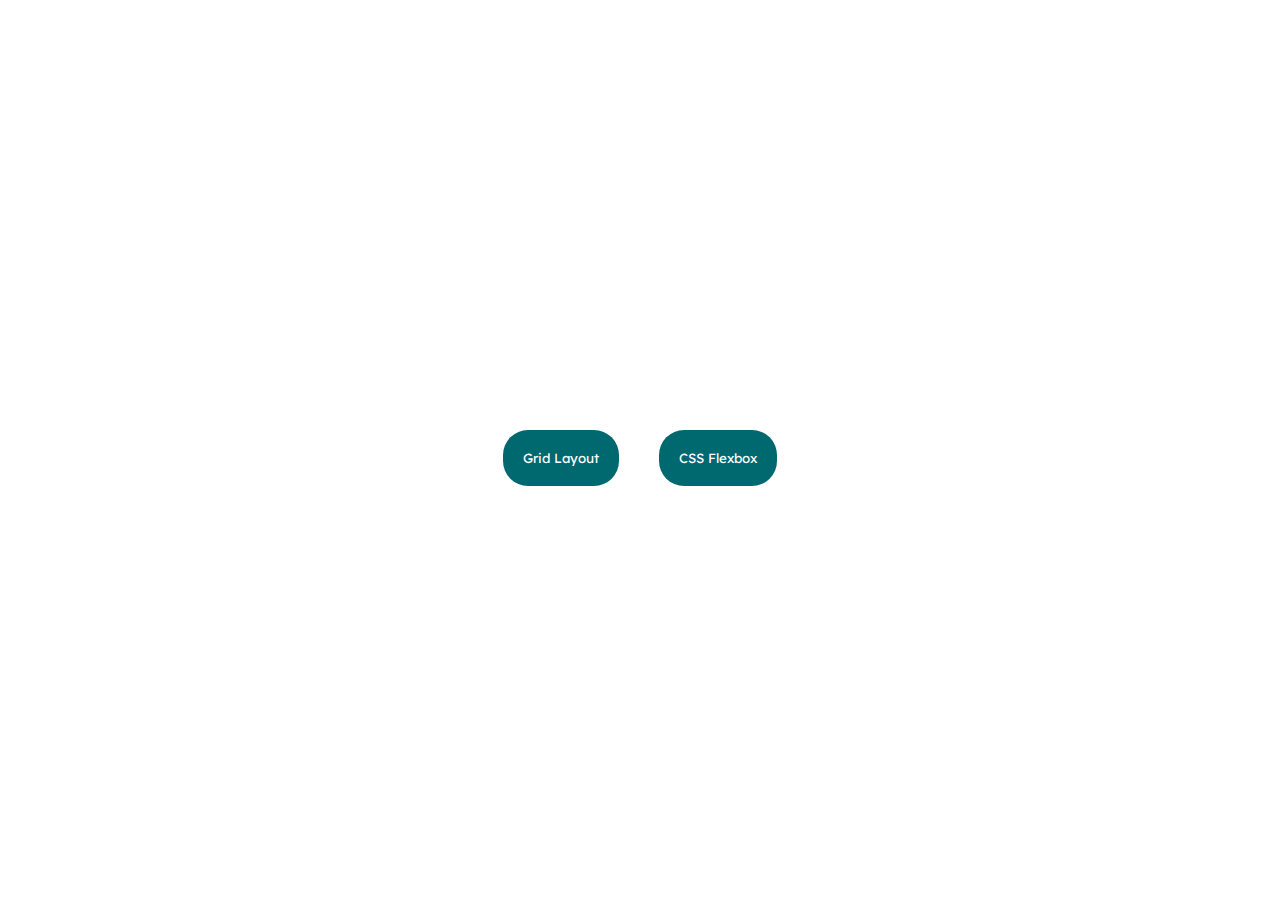
<file: index.html>
<!DOCTYPE html>
<!DOCTYPE html>
<html lang="en">
<head>
    <meta charset="UTF-8">
    <meta http-equiv="X-UA-Compatible" content="IE=edge">
    <meta name="viewport" content="width=device-width, initial-scale=1.0">
    <link rel="preconnect" href="https://fonts.googleapis.com">
    <link rel="preconnect" href="https://fonts.gstatic.com" crossorigin>
    <link href="https://fonts.googleapis.com/css2?family=Big+Shoulders+Display:wght@700&family=Lexend+Deca&display=swap"
     rel="stylesheet">
    <link rel="stylesheet" href="style.css">
    <title>CSS FLEXBOX AND GRID LAYOUT</title>
</head>
<body>
    <div class="wrapper">
        <div class="btn-wrapper">
            <button class="btn">
                <a href="./layout_grid/grid.html">Grid Layout</a>
            </button>
            <button class="btn">
                <a href="./css_flexbox/flex.html">CSS Flexbox</a>
            </button>
        </div>
    </div>
</body>
</html>
</file>
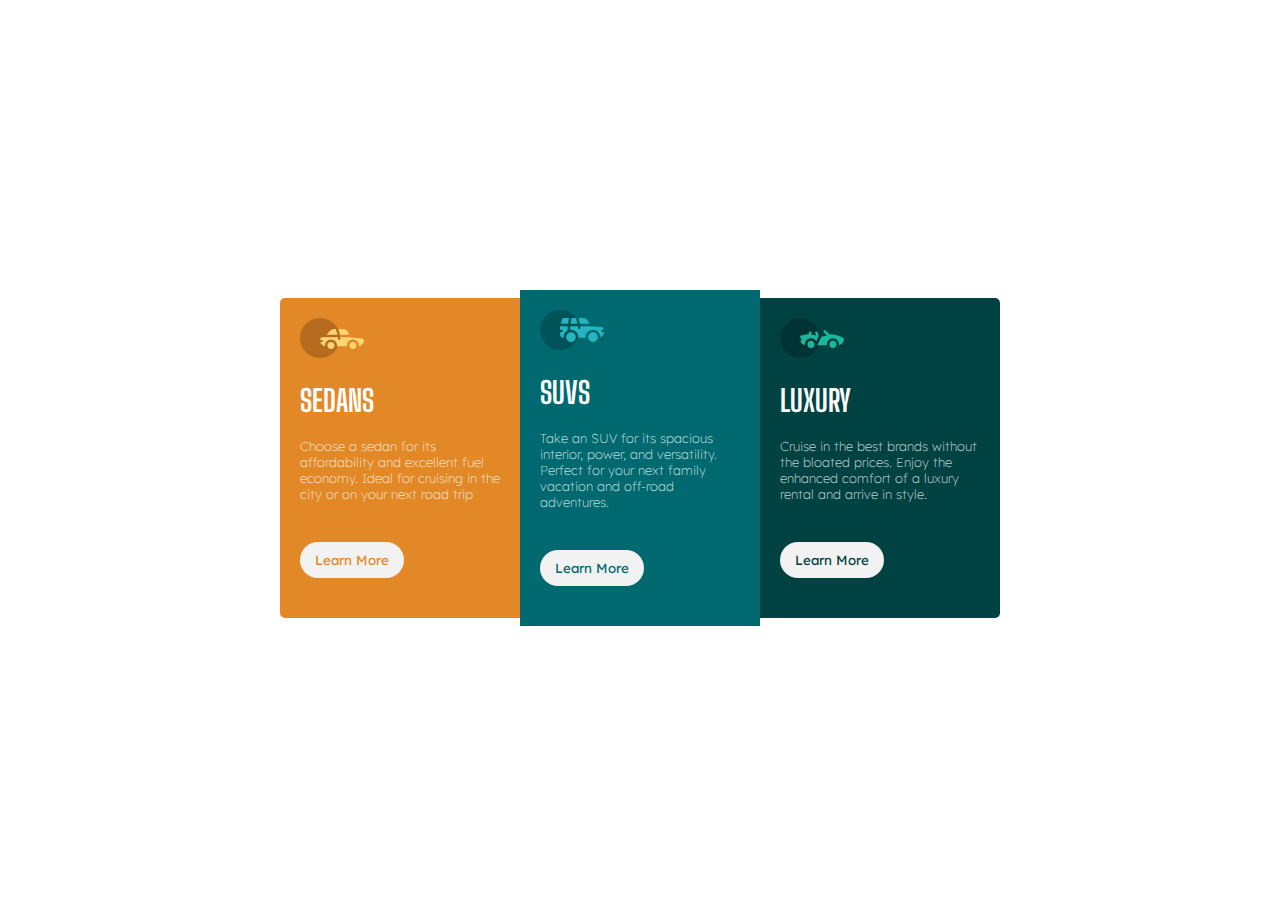
<file: 3-column card/index.html>
<!DOCTYPE html>
<!DOCTYPE html>
<html lang="en">
<head>
    <meta charset="UTF-8">
    <meta http-equiv="X-UA-Compatible" content="IE=edge">
    <meta name="viewport" content="width=device-width, initial-scale=1.0">
    <title>3-column grid</title>
    <link rel="preconnect" href="https://fonts.googleapis.com">
    <link rel="preconnect" href="https://fonts.gstatic.com" crossorigin>
    <link href="https://fonts.googleapis.com/css2?family=Big+Shoulders+Display:wght@700&family=Lexend+Deca&display=swap"
     rel="stylesheet"><link rel="stylesheet" href="style.css">
</head>
<body>
    <div class="wrapper">
    <div class="container">
<div class="column1">
    <img src="./img/icon-sedans.svg">
    <h1>SEDANS</h1>
    <p>Choose a sedan for its affordability
        and excellent fuel economy. Ideal for cruising in the city
        or on your next road trip
    </p>
    <button>Learn More</button>
</div>
<div class="column2">
    <img src="./img/icon-suvs.svg">
    <h1>SUVS</h1>
    <p>Take an SUV for its spacious interior, power, and versatility.
        Perfect for your next family
         vacation and off-road adventures.</off-road>
    </p>
    <button>Learn More</button>
</div>
<div class="column3">
    <img src="./img/icon-luxury.svg">
    <h1>LUXURY</h1>
    <p>Cruise in the best brands without 
        the bloated prices. Enjoy the enhanced
        comfort of a luxury rental and arrive in style.
    </p>
    <button>Learn More</button>
</div>
    </div>
</div>
</body>
</html>
</file>
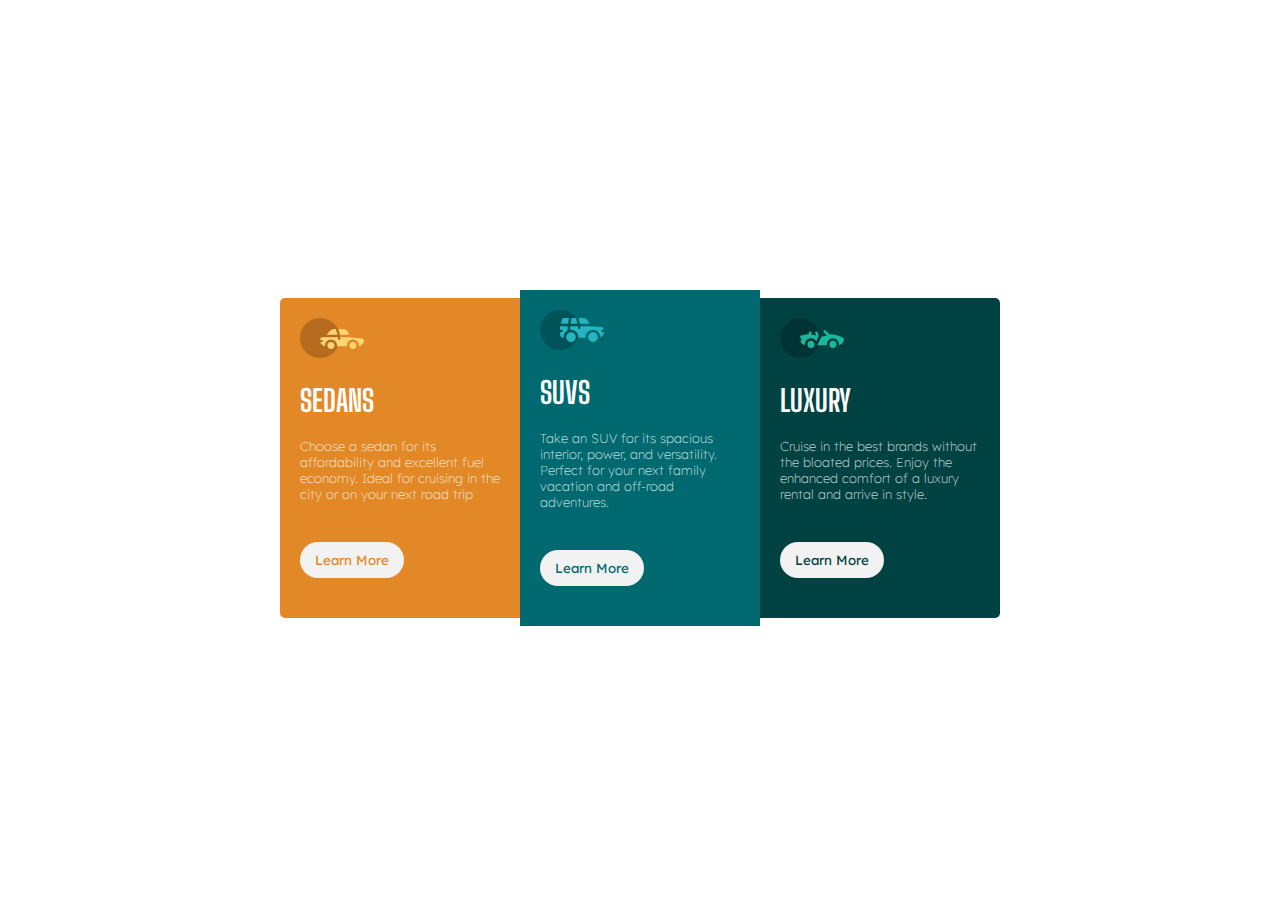
<file: css_flexbox/flex.html>
<!DOCTYPE html>
<!DOCTYPE html>
<html lang="en">
<head>
    <meta charset="UTF-8">
    <meta http-equiv="X-UA-Compatible" content="IE=edge">
    <meta name="viewport" content="width=device-width, initial-scale=1.0">
    <title>3-column grid</title>
    <link rel="preconnect" href="https://fonts.googleapis.com">
    <link rel="preconnect" href="https://fonts.gstatic.com" crossorigin>
    <link href="https://fonts.googleapis.com/css2?family=Big+Shoulders+Display:wght@700&family=Lexend+Deca&display=swap"
     rel="stylesheet">
     <link rel="stylesheet" href="flex.css">
</head>
<body>

    <div class="wrapper">
    <div class="container">
<div class="column1">
    <img src="./img/icon-sedans.svg">
    <h1>SEDANS</h1>
    <p>Choose a sedan for its affordability
        and excellent fuel economy. Ideal for cruising in the city
        or on your next road trip
    </p>
    <button>Learn More</button>
</div>
<div class="column2">
    <img src="./img/icon-suvs.svg">
    <h1>SUVS</h1>
    <p>Take an SUV for its spacious interior, power, and versatility.
        Perfect for your next family
         vacation and off-road adventures.</off-road>
    </p>
    <button>Learn More</button>
</div>
<div class="column3">
    <img src="./img/icon-luxury.svg">
    <h1>LUXURY</h1>
    <p>Cruise in the best brands without 
        the bloated prices. Enjoy the enhanced
        comfort of a luxury rental and arrive in style.
    </p>
    <button>Learn More</button>
</div>
    </div>
</div>
</body>
</html>
</file>
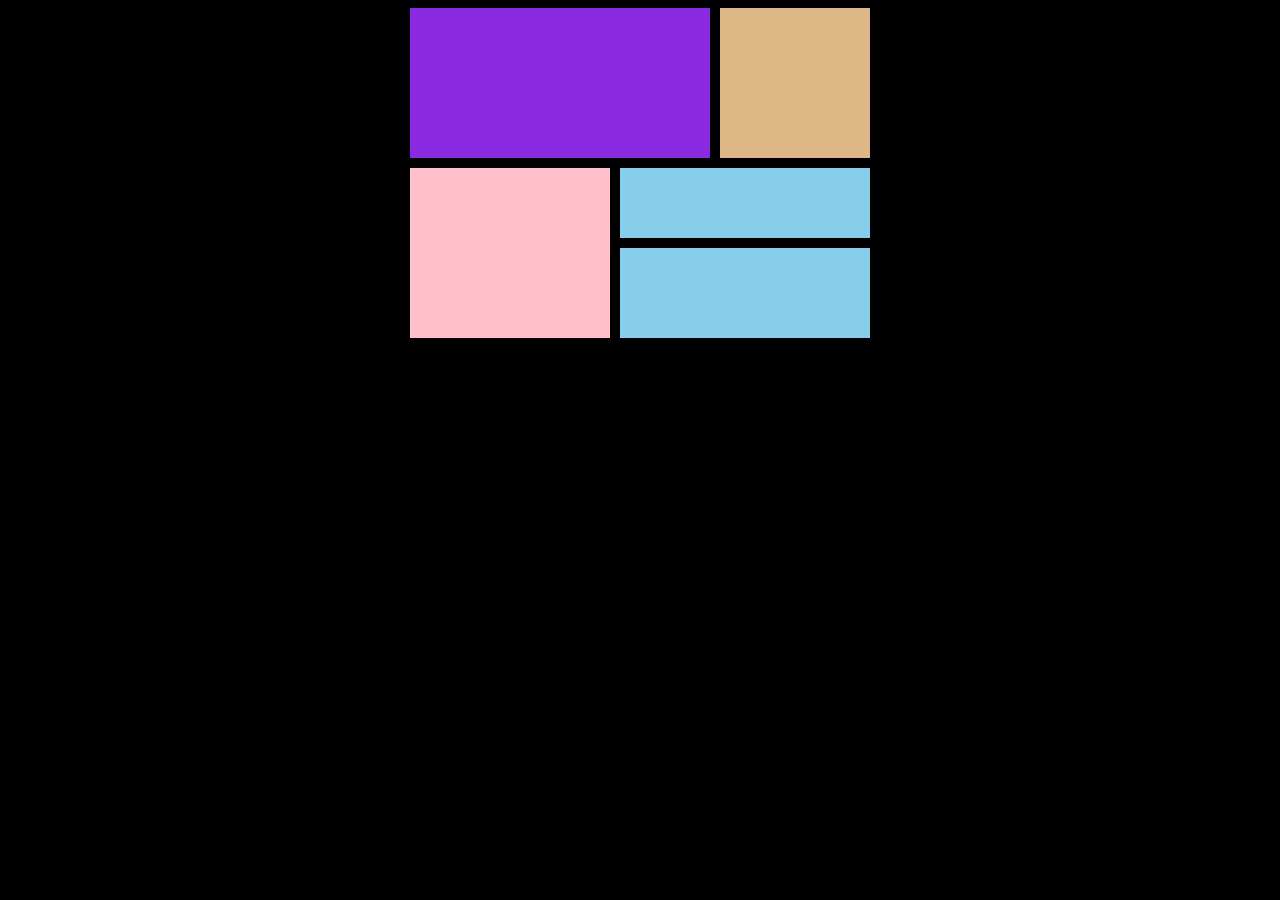
<file: layout_grid/grid.html>
<!DOCTYPE html>
<html lang="en">
<head>
    <meta charset="UTF-8">
    <meta http-equiv="X-UA-Compatible" content="IE=edge">
    <meta name="viewport" content="width=device-width, initial-scale=1.0">
    <title>Grid Layout</title>
    <link rel="stylesheet" href="./grid.css">
</head>
<body>
<div class="wrapper">
    <div class="container">
        <div class="grid g1"></div>
        <div class="grid g2"></div>
        <div class="grid g3"></div>
        <div class="grid g4"></div>
        <div class="grid g5"></div>
    </div>
</div>
</body>
</html>
</file>
<file: style.css>
body, html {
    font-size: 15px;
    height: 100%;
}
.wrapper{
    height: 100%;
    display: flex;
    flex-direction: column;
    align-items: center;
    justify-content: center;
    
}
.btn-wrapper {
    display: flex;
    justify-content: center;
    align-items: center;
}
.btn {
    background-color: hsl(184, 100%, 22%);
    border: none;
    margin: 0 20px;
    padding: 20px;
    border-radius: 25px;
}
.btn a {
    text-decoration: none;
    color:white;
    font-family:  'Lexend Deca', sans-serif;

}
</file>
<file: 3-column card/style.css>
body, html {
    font-size: 15px;
    height: 100%;
}
.wrapper{
    height: 100%;
    display: flex;
    align-items: center;
    justify-content: center;
    
}
@media (max-width: 1440px) {
    .container {
        display: flex;
        flex-direction: row;
        justify-content: center;
        align-items: center;  
    }
    .column1, .column2, .column3{
        width: 200px;
    }
    .column1 {
        background-color: hsl(31, 77%, 52%);
        padding: 20px;
        color: white;
        border-radius: 5px 0 0 5px;
    }
    .column3 {
        background-color: hsl(179, 100%, 13%);
        padding: 20px;
        color: white;
        border-radius: 0 5px 5px 0;
    }
   
}
    @media screen and (max-width:375px) {
        .container {
         display: flex;
         flex-direction: column;
         justify-content: space-between;
         margin: 0 auto;
         width: 100%;
        }
     
        .column1 {
            border-radius:  5px 5px 0 0;
        }
        .column3 {
            border-radius: 0 0 5px  5px ;
        }
     }    


.column2 {
    background-color: hsl(184, 100%, 22%);
    padding: 20px;
    color: white;
}

h1 {
    font-family: 'Big Shoulders Display', cursive;
}

p {
    font-family: 'Lexend Deca', sans-serif;
    font-size: 13px;
    font-weight: 200;
    text-align: start;
    color: hsla(0, 0%, 100%, 0.75);
    margin-bottom: 20px;
}

button{
    background-color:hsl(0, 0%, 95%);
    border: none;
    border-radius: 20px;
    padding:  10px 15px;
    margin: 20px 0;
    font-family: 'Lexend Deca', sans-serif;
}
button:hover {
    cursor: pointer;
}
.column1 button {
    color: hsl(31, 77%, 52%);
}
.column2 button {
    color: hsl(184, 100%, 22%);
}
.column3 button {
    color: hsl(179, 100%, 13%);
}
.column1 button:hover {
    background-color: hsl(31, 77%, 52%);
    color: white;
    border: solid 1px white;
}
.column2 button:hover {
    background-color: hsl(184, 100%, 22%);
    color: white;
    border: solid 1px white;
}
.column3 button:hover {
    background-color: hsl(179, 100%, 13%);
    color: white;
    border: solid 1px white;
}
</file>
<file: css_flexbox/flex.css>
.wrapper{
    height: 100%;
    display: flex;
    margin: 0 auto;
    align-items: center;
    justify-content: center;
}
@media (max-width: 1440px) {
    
body, html {
    font-size: 15px;
    height: 100%;
}
    .container {
        display: flex;
        flex-direction: row;
        justify-content: center;
        align-items: center;  
        margin: 0 auto;
    }
    .column1, .column2, .column3{
        width: 200px;
    }
    .column1 {
        background-color: hsl(31, 77%, 52%);
        padding: 20px;
        color: white;
        border-radius: 5px 0 0 5px;
    }
    .column3 {
        background-color: hsl(179, 100%, 13%);
        padding: 20px;
        color: white;
        border-radius: 0 5px 5px 0;
    }
   
}
    @media screen and (max-width:375px) {
        
body, html {
    font-size: 15px;
    height: auto;
}
        .container {
         display: flex;
         flex-direction: column;
         justify-content: space-between;
         margin: 0 auto;
         width: 100%;
        }
     
        .column1 {
            border-radius:  5px 5px 0 0;
        }
        .column3 {
            border-radius: 0 0 5px  5px ;
        }
     }    


.column2 {
    background-color: hsl(184, 100%, 22%);
    padding: 20px;
    color: white;
}

h1 {
    font-family: 'Big Shoulders Display', cursive;
}

p {
    font-family: 'Lexend Deca', sans-serif;
    font-size: 13px;
    font-weight: 200;
    text-align: start;
    color: hsla(0, 0%, 100%, 0.75);
    margin-bottom: 20px;
}

button{
    background-color:hsl(0, 0%, 95%);
    border: none;
    border-radius: 20px;
    padding:  10px 15px;
    margin: 20px 0;
    font-family: 'Lexend Deca', sans-serif;
}
button:hover {
    cursor: pointer;
}
.column1 button {
    color: hsl(31, 77%, 52%);
}
.column2 button {
    color: hsl(184, 100%, 22%);
}
.column3 button {
    color: hsl(179, 100%, 13%);
}
.column1 button:hover {
    background-color: hsl(31, 77%, 52%);
    color: white;
    border: solid 1px white;
}
.column2 button:hover {
    background-color: hsl(184, 100%, 22%);
    color: white;
    border: solid 1px white;
}
.column3 button:hover {
    background-color: hsl(179, 100%, 13%);
    color: white;
    border: solid 1px white;
}
</file>
<file: layout_grid/grid.css>
body {
    background-color: black;
}
.wrapper{
    height: 100%;
    display: grid;
    
}
.container {
    display: grid;
    grid-template-rows: 80px 80px;
    grid-template-rows: 1fr;
    width: fit-content;
    margin: 0 auto;
    gap: 10px;
}
.g1 {
    background-color: blueviolet;
    width: 300px;
    grid-column: 1 / span 2;
    grid-row: 1 / span 2;
}
.g2 {
    background-color: burlywood;
    grid-column: 3;
    grid-row: 1 / span 2;
    width: 150px;
    height: 150px;
}
.g3 {
    background-color: pink;
    width: 200px;
    
    grid-column: 1/1 ;
    grid-row: 3/ span 6;
    
}
.g4 {
    background-color: skyblue;
    grid-row: 3/ span 3;
    grid-column: 2/ span 2 ;
    height: 70px;
}
.g5 {
    background-color:skyblue;
    grid-row: 6 / span 3;
    grid-column: 2/ span 2 ;
    height: 90px;
}
</file>
